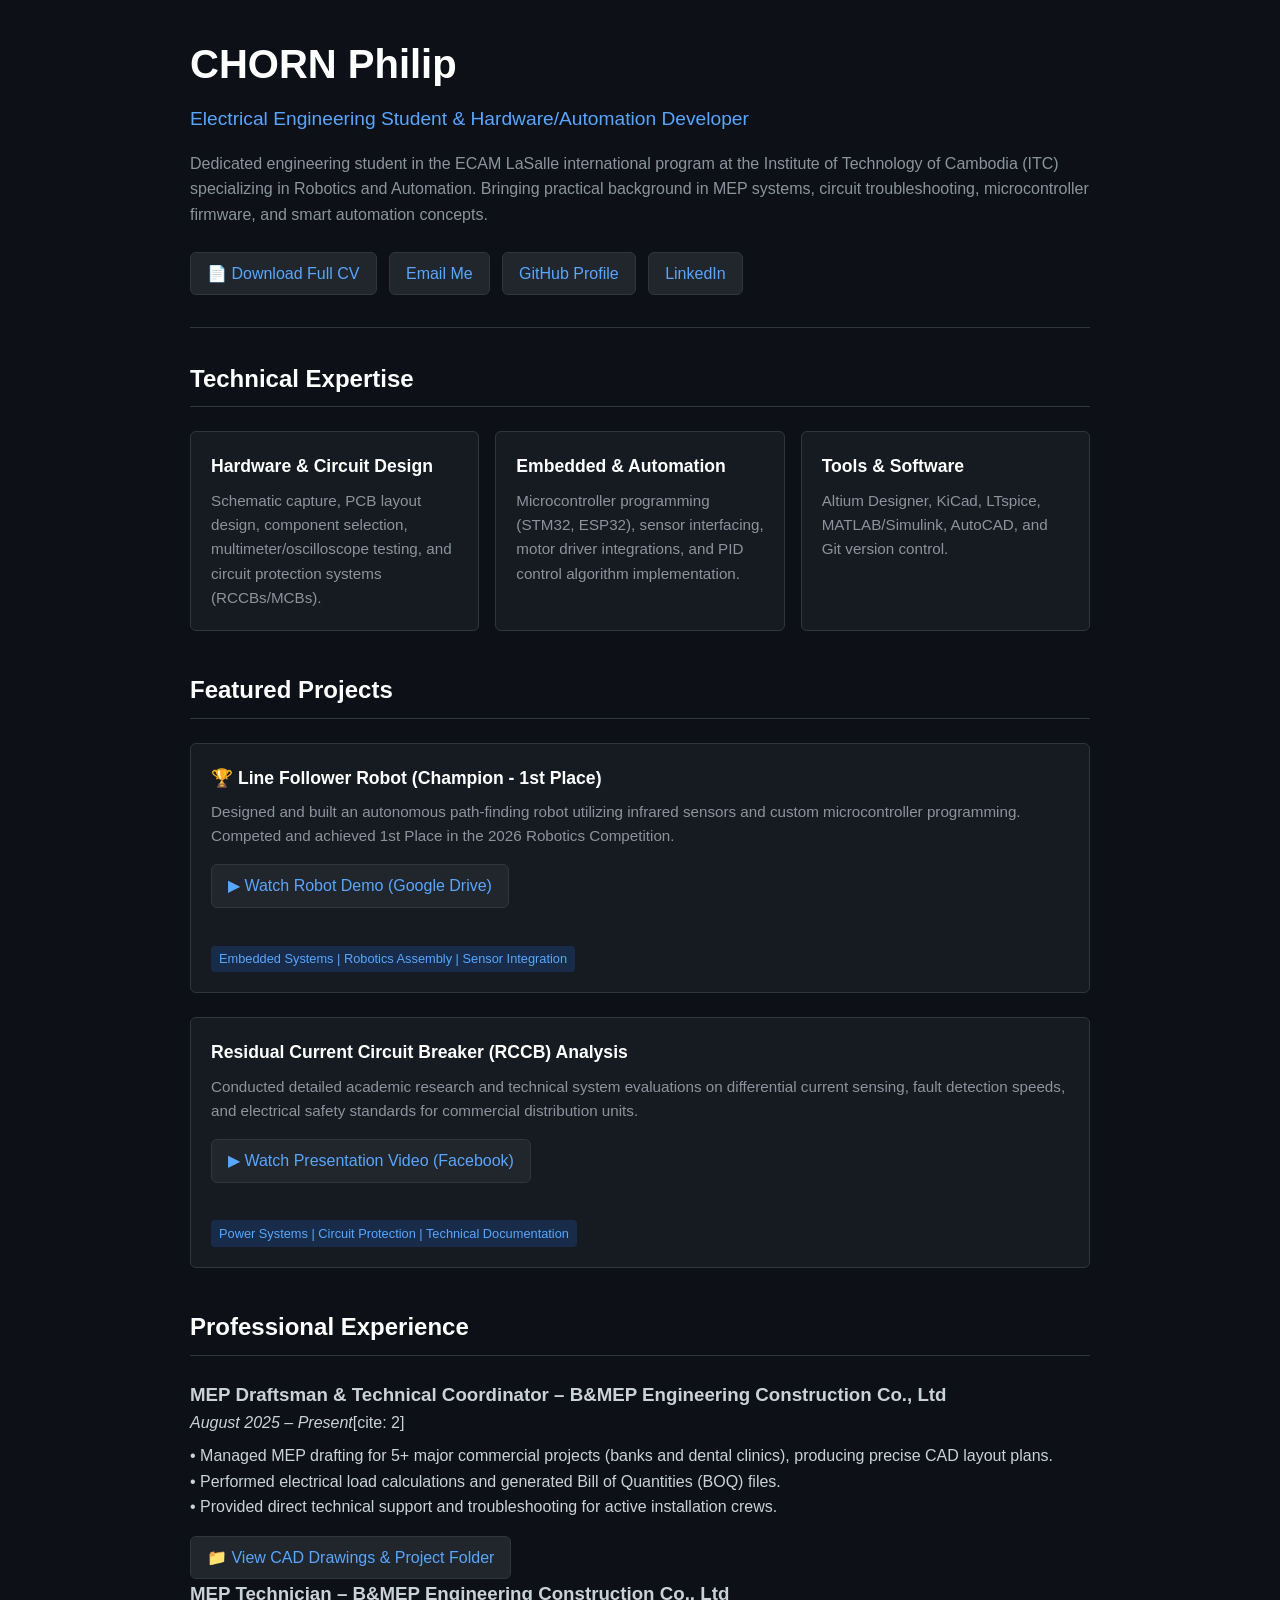
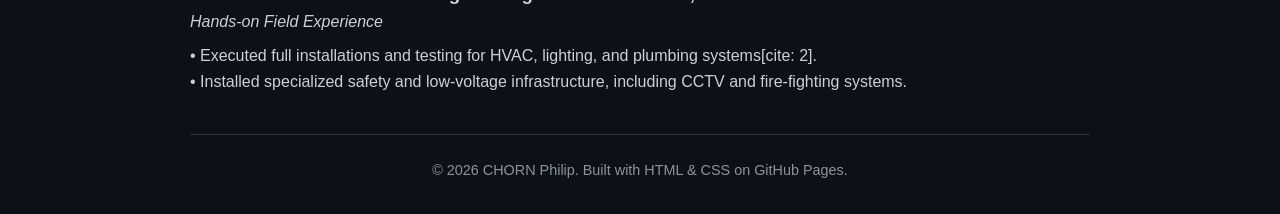
<file: portfolio.html>
<!DOCTYPE html>
<html lang="en">
<head>
    <meta charset="UTF-8">
    <meta name="viewport" content="width=device-width, initial-scale=1.0">
    <title>Electrical Engineering Portfolio</title>
    <style>
        :root {
            --bg-color: #0d1117;
            --card-bg: #161b22;
            --text-main: #c9d1d9;
            --text-muted: #8b949e;
            --accent: #58a6ff;
            --border: #30363d;
        }

        * {
            margin: 0;
            padding: 0;
            box-sizing: border-box;
            font-family: -apple-system, BlinkMacSystemFont, "Segoe UI", Roboto, Helvetica, Arial, sans-serif;
        }

        body {
            background-color: var(--bg-color);
            color: var(--text-main);
            line-height: 1.6;
            padding: 2rem 1rem;
        }

        .container {
            max-width: 900px;
            margin: 0 auto;
        }

        header {
            border-bottom: 1px solid var(--border);
            padding-bottom: 2rem;
            margin-bottom: 2rem;
        }

        h1 {
            font-size: 2.5rem;
            color: #ffffff;
            margin-bottom: 0.5rem;
        }

        .tagline {
            font-size: 1.2rem;
            color: var(--accent);
            margin-bottom: 1rem;
        }

        .bio {
            color: var(--text-muted);
            margin-bottom: 1.5rem;
        }

        .btn-links a {
            display: inline-block;
            background-color: #21262d;
            color: var(--accent);
            border: 1px solid var(--border);
            padding: 0.5rem 1rem;
            border-radius: 6px;
            text-decoration: none;
            margin-right: 0.5rem;
            font-weight: 500;
            transition: background 0.2s;
        }

        .btn-links a:hover {
            background-color: #30363d;
        }

        section {
            margin-bottom: 2.5rem;
        }

        h2 {
            font-size: 1.5rem;
            color: #ffffff;
            border-bottom: 1px solid var(--border);
            padding-bottom: 0.5rem;
            margin-bottom: 1.5rem;
        }

        .skills-grid {
            display: grid;
            grid-template-columns: repeat(auto-fit, minmax(250px, 1fr));
            gap: 1rem;
        }

        .skill-card, .project-card {
            background-color: var(--card-bg);
            border: 1px solid var(--border);
            border-radius: 6px;
            padding: 1.25rem;
        }

        .skill-card h3, .project-card h3 {
            color: #ffffff;
            margin-bottom: 0.5rem;
            font-size: 1.1rem;
        }

        .skill-card p, .project-card p {
            color: var(--text-muted);
            font-size: 0.95rem;
        }

        .projects-grid {
            display: grid;
            grid-template-columns: 1fr;
            gap: 1.5rem;
        }

        .project-card .tech-stack {
            display: inline-block;
            background: #1f6feb33;
            color: var(--accent);
            font-size: 0.8rem;
            padding: 0.2rem 0.5rem;
            border-radius: 4px;
            margin-top: 0.75rem;
        }

        footer {
            text-align: center;
            color: var(--text-muted);
            border-top: 1px solid var(--border);
            padding-top: 1.5rem;
            font-size: 0.9rem;
        }
    </style>
</head>
<body>

    <div class="container">
        <!-- Header Section -->
        <header>
            <h1>CHORN Philip</h1>
            <div class="tagline">Electrical Engineering Student & Hardware/Automation Developer</div>
            <p class="bio">Dedicated engineering student in the ECAM LaSalle international program at the Institute of Technology of Cambodia (ITC) specializing in Robotics and Automation. Bringing practical background in MEP systems, circuit troubleshooting, microcontroller firmware, and smart automation concepts.</p>
            <div class="btn-links">
                <a href="CHORN_PHILIP_CV.pdf" target="_blank" class="btn-cv">📄 Download Full CV</a>
    
    <a href="mailto:Chornphilip8@gmail.com">Email Me</a>
                <a href="https://github.com/philip-djohnn-enz" target="_blank">GitHub Profile</a>
                <a href="https://linkedin.com" target="_blank">LinkedIn</a>
            </div>
        </header>

        <!-- Technical Skills Section -->
        <section>
            <h2>Technical Expertise</h2>
            <div class="skills-grid">
                <div class="skill-card">
                    <h3>Hardware & Circuit Design</h3>
                    <p>Schematic capture, PCB layout design, component selection, multimeter/oscilloscope testing, and circuit protection systems (RCCBs/MCBs).</p>
                </div>
                <div class="skill-card">
                    <h3>Embedded & Automation</h3>
                    <p>Microcontroller programming (STM32, ESP32), sensor interfacing, motor driver integrations, and PID control algorithm implementation.</p>
                </div>
                <div class="skill-card">
                    <h3>Tools & Software</h3>
                    <p>Altium Designer, KiCad, LTspice, MATLAB/Simulink, AutoCAD, and Git version control.</p>
                </div>
            </div>
        </section>

        <!-- Featured Projects Section -->
        <section>
            <h2>Featured Projects</h2>
            <div class="projects-grid">
                <div class="project-card">
    <h3>🏆 Line Follower Robot (Champion - 1st Place)</h3>
    <p>Designed and built an autonomous path-finding robot utilizing infrared sensors and custom microcontroller programming. Competed and achieved 1st Place in the 2026 Robotics Competition.</p>
    
    <!-- Google Drive Video Button -->
    <div style="margin-top: 1rem;">
        <a href="https://drive.google.com/file/d/1B2VWKIvQDtsRpXMqE3kuY9nmrkv3K5X7/view?usp=sharing" target="_blank" style="display: inline-block; background-color: #21262d; color: #58a6ff; border: 1px solid #30363d; padding: 0.5rem 1rem; border-radius: 6px; text-decoration: none; font-weight: 500;">
            ▶ Watch Robot Demo (Google Drive)
        </a>
    </div>

    <br>
    <span class="tech-stack">Embedded Systems | Robotics Assembly | Sensor Integration</span>
</div>
               <div class="project-card">
    <h3>Residual Current Circuit Breaker (RCCB) Analysis</h3>
    <p>Conducted detailed academic research and technical system evaluations on differential current sensing, fault detection speeds, and electrical safety standards for commercial distribution units.</p>
    
    <!-- Facebook Video Button -->
    <div style="margin-top: 1rem;">
        <a href="https://www.facebook.com/share/v/1bsX4uAJKE/" target="_blank" style="display: inline-block; background-color: #21262d; color: #58a6ff; border: 1px solid #30363d; padding: 0.5rem 1rem; border-radius: 6px; text-decoration: none; font-weight: 500;">
            ▶ Watch Presentation Video (Facebook)
        </a>
    </div>

    <br>
    <span class="tech-stack" style="margin-top: 0.75rem; display: inline-block;">Power Systems | Circuit Protection | Technical Documentation</span>
</div>
            </div>
        </section>
        <!-- Experience Section -->
        <section>
            <h2>Professional Experience</h2>
            
            <div class="experience-card">
                <h3>MEP Draftsman & Technical Coordinator – B&MEP Engineering Construction Co., Ltd</h3>
                <p><em>August 2025 – Present</em>[cite: 2]</p>
                <p style="margin-top: 0.5rem;">
                    • Managed MEP drafting for 5+ major commercial projects (banks and dental clinics), producing precise CAD layout plans.<br>
                    • Performed electrical load calculations and generated Bill of Quantities (BOQ) files.<br>
                    • Provided direct technical support and troubleshooting for active installation crews.
                </p>
                
                <!-- Link to Work Folder Button -->
                <div style="margin-top: 1rem;">
                    <a href="https://drive.google.com/drive/folders/1Iauf2hc7H5q5cCbdn31uX2edqLvJHxO3?usp=drive_link" target="_blank" style="display: inline-block; background-color: #21262d; color: #58a6ff; border: 1px solid #30363d; padding: 0.5rem 1rem; border-radius: 6px; text-decoration: none; font-weight: 500;">
                        📁 View CAD Drawings & Project Folder
                    </a>
                </div>
            </div>

            <div class="experience-card">
                <h3>MEP Technician – B&MEP Engineering Construction Co., Ltd</h3>
                <p><em>Hands-on Field Experience</em></p>
                <p style="margin-top: 0.5rem;">
                    • Executed full installations and testing for HVAC, lighting, and plumbing systems[cite: 2].<br>
                    • Installed specialized safety and low-voltage infrastructure, including CCTV and fire-fighting systems.
                </p>
            </div>
        </section>
        <!-- Footer -->
        <footer>
            <p>&copy; 2026 CHORN Philip. Built with HTML & CSS on GitHub Pages.</p>
        </footer>
    </div>

</body>
</html>
</file>
